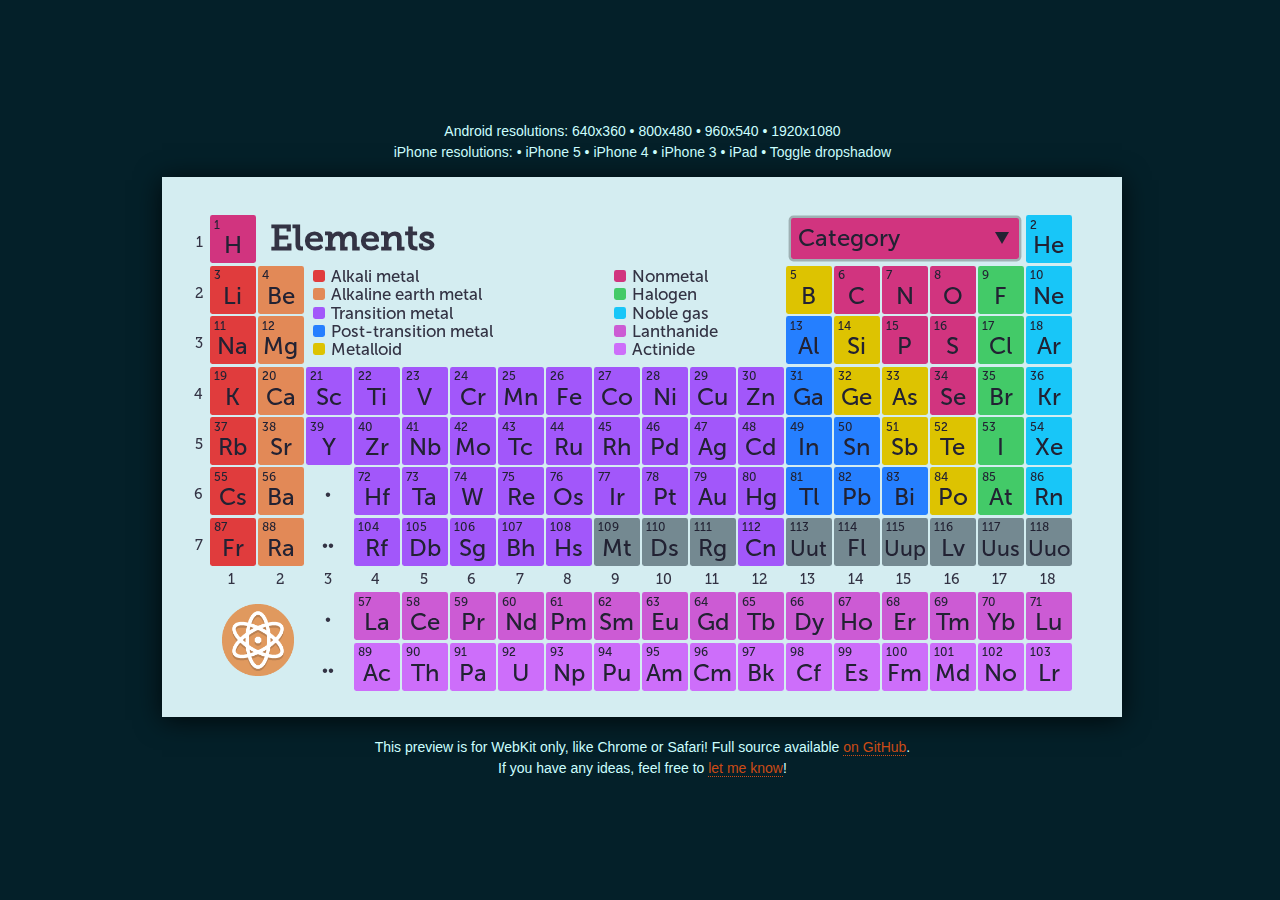
<file: index.html>
﻿<!DOCTYPE html>
<html lang="en">
<head>
	<title>Elements</title>
	<link rel="stylesheet" href="stylesheets/phone.css" type="text/css" media="screen" title="Default" />
	<link rel="shortcut icon" href="favicon.png" />
	<script src="scripts/jquery-2.0.3.min.js" type="text/javascript"></script>
	<script type="text/javascript">
		function switchViewport(width, height)
		{
			$('#viewport').width(width).height(height);
			$('#viewport').attr('src', 'main.html');
		};
	</script>
<!--	<script type="text/javascript">
	  (function(i,s,o,g,r,a,m){i['GoogleAnalyticsObject']=r;i[r]=i[r]||function(){
	  (i[r].q=i[r].q||[]).push(arguments)},i[r].l=1*new Date();a=s.createElement(o),
	  m=s.getElementsByTagName(o)[0];a.async=1;a.src=g;m.parentNode.insertBefore(a,m)
	  })(window,document,'script','//www.google-analytics.com/analytics.js','ga');

	  ga('create', 'UA-42510336-1', 'pixelpimp.net');
	  ga('send', 'pageview');

	</script>-->
</head>
<body>

<div class="align-fix"></div>
<div style="display: inline-block; vertical-align: middle;">
	<div id="navigation">
		Android resolutions: 
		<span onclick="switchViewport(640, 360)">640x360</span>
		<span onclick="switchViewport(800, 480)">800x480</span>
		<span onclick="switchViewport(960, 540)">960x540</span>
		<span onclick="switchViewport(1920, 1080)">1920x1080</span>
		<br />
		iPhone resolutions:
		<span onclick="switchViewport(1136, 640)">iPhone 5</span>
		<span onclick="switchViewport(960, 640)">iPhone 4</span>
		<span onclick="switchViewport(480, 320)">iPhone 3</span>
		<span onclick="switchViewport(1024, 768)">iPad</span>
		<span onclick="$('#viewport').toggleClass('shadowed');">Toggle dropshadow</span>
	</div>
	<iframe id="viewport" class="shadowed" src="main.html"></iframe>
	<div>
		This preview is for WebKit only, like Chrome or Safari!  Full source available <a href="http://github.com/brandoncash/elements/">on GitHub</a>.<br />
		If you have any ideas, feel free to <a href="mailto:brandon@pixelpimp.net">let me know</a>!
	</div>
</div>

</body>
</html>
</file>
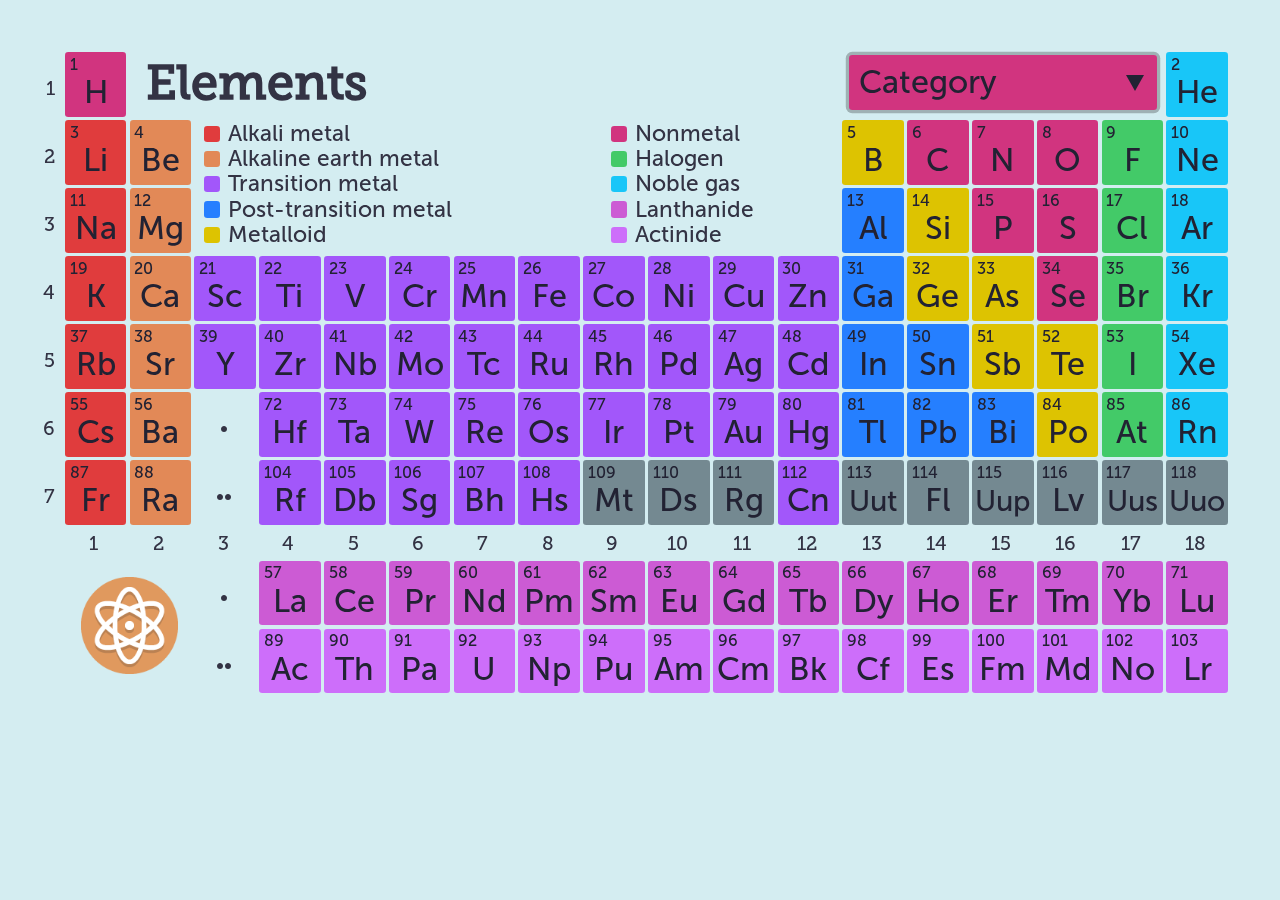
<file: main.html>
﻿<!DOCTYPE html>
<html lang="en">
<head>
	<meta http-equiv="Content-Type" content="text/html; charset=utf-8" />
	<meta name="robots" content="index, follow" />
	<meta name="author" content="Brandon Cash" />
	<meta name="rating" content="General" />
	<meta name="description" content="An interactive guide to the periodic table of the elements." />
	<meta name="keywords" content="" />
	<meta name="HandheldFriendly" content="true" />
	<meta name="viewport" content="width=device-width, initial-scale=1.0, user-scalable=0, minimum-scale=1.0, maximum-scale=1.0">
	<title>elements</title>
	<link rel="shortcut icon" href="favicon.png" />
	<link rel="image_src" href="images/icon_128.png" />
	<link rel="stylesheet" href="stylesheets/styles.css" type="text/css" media="screen" />
	<script src="phonegap.js"></script>
	<script src="scripts/jquery-2.0.3.min.js" type="text/javascript"></script>
	<script src="scripts/jquery.fastclick.js" type="text/javascript"></script>
	<script src="scripts/iscroll.js" type="text/javascript"></script>
	<script src="scripts/jscroll.js" type="text/javascript"></script>
	<script src="scripts/application.js" type="text/javascript"></script>
	<script src="scripts/app-menu.js" type="text/javascript"></script>
	<script src="scripts/elements.js" type="text/javascript"></script>
	<script src="scripts/table.js" type="text/javascript"></script>
	<script src="scripts/inspector.js" type="text/javascript"></script>
	<script src="scripts/bohrmodel.js" type="text/javascript"></script>
	<script src="scripts/temperature-graph.js" type="text/javascript"></script>
	<script src="scripts/discovery-graph.js" type="text/javascript"></script>
	<script src="scripts/atomic-radii-graph.js" type="text/javascript"></script>
</head>
<body>
<div id="application-viewport">

	<section id="loading">
		<div id="loading-title">elements</div>
	</section>

	<section id="table" class="category">
		<!-- This is where the elements will end up -->
		<div id="elements">
			<div id="labels">
				<!-- Labels for groups -->
				<div class="group-1 period-8 spot group-label"><span>1</span></div>
				<div class="group-2 period-8 spot group-label"><span>2</span></div>
				<div class="group-3 period-8 spot group-label"><span>3</span></div>
				<div class="group-4 period-8 spot group-label"><span>4</span></div>
				<div class="group-5 period-8 spot group-label"><span>5</span></div>
				<div class="group-6 period-8 spot group-label"><span>6</span></div>
				<div class="group-7 period-8 spot group-label"><span>7</span></div>
				<div class="group-8 period-8 spot group-label"><span>8</span></div>
				<div class="group-9 period-8 spot group-label"><span>9</span></div>
				<div class="group-10 period-8 spot group-label"><span>10</span></div>
				<div class="group-11 period-8 spot group-label"><span>11</span></div>
				<div class="group-12 period-8 spot group-label"><span>12</span></div>
				<div class="group-13 period-8 spot group-label"><span>13</span></div>
				<div class="group-14 period-8 spot group-label"><span>14</span></div>
				<div class="group-15 period-8 spot group-label"><span>15</span></div>
				<div class="group-16 period-8 spot group-label"><span>16</span></div>
				<div class="group-17 period-8 spot group-label"><span>17</span></div>
				<div class="group-18 period-8 spot group-label"><span>18</span></div>
				<!-- Labels for periods -->
				<div class="group-0 period-1 spot period-label"><span>1</span></div>
				<div class="group-0 period-2 spot period-label"><span>2</span></div>
				<div class="group-0 period-3 spot period-label"><span>3</span></div>
				<div class="group-0 period-4 spot period-label"><span>4</span></div>
				<div class="group-0 period-5 spot period-label"><span>5</span></div>
				<div class="group-0 period-6 spot period-label"><span>6</span></div>
				<div class="group-0 period-7 spot period-label"><span>7</span></div>
				<!-- Symbols indicating the lanthanide and actinide breaks -->
				<div class="group-3 period-6 spot break-label"><span>&bull;</span></div>
				<div class="group-3 period-7 spot break-label"><span>&bull;&bull;</span></div>
				<div class="group-3 period-9 spot break-label"><span>&bull;</span></div>
				<div class="group-3 period-10 spot break-label"><span>&bull;&bull;</span></div>
			</div>
		</div>
		
		<h1 id="title">Elements</h1>

		<!-- Controls for the current table mode -->
		<div id="table-controls">
			<!-- Category mode controls -->
			<div id="controls-category" class="control-box">
				<div class="key left">
					<div class="thumb alkali"></div> <span>Alkali metal</span><br />
					<div class="thumb alkaline"></div> <span>Alkaline earth metal</span><br />
					<div class="thumb transition"></div> <span>Transition metal</span><br />
					<div class="thumb posttransition"></div> <span>Post-transition metal</span><br />
					<div class="thumb metalloids"></div> <span>Metalloid</span><br />
				</div>
				<div class="key right">
					<div class="thumb nonmetals"></div> <span>Nonmetal</span><br />
					<div class="thumb halogens"></div> <span>Halogen</span><br />
					<div class="thumb noble"></div> <span>Noble gas</span><br />
					<div class="thumb lanthanides"></div> <span>Lanthanide</span><br />
					<div class="thumb actinides"></div> <span>Actinide</span><br />
				</div>
			</div>
			<!-- Temperature mode controls -->
			<div id="controls-temperature" class="control-box">
				<div class="key left">
					<div class="thumb unknown"></div> <span>Unknown</span><br />
					<div class="thumb solid"></div> <span>Solid</span><br />
					<div class="thumb liquid"></div> <span>Liquid</span><br />
					<div class="thumb gas"></div> <span>Gas</span><br />
				</div>
				<div id="temperature-graph"></div>
			</div>
			<!-- Discovery mode controls -->
			<div id="controls-discovery" class="control-box">
				<div id="discovered-elements">
					<div id="discovered-elements-number">31</div>
					<div id="discovered-elements-label">/ 118</div>
				</div>
				<div class="key left">
					<div class="thumb undiscovered"></div> <span>Undiscovered</span><br />
					<div class="thumb discovered"></div> <span>Discovered</span><br />
					<div class="thumb unrecorded"></div> <span>Unrecorded</span><br />
					<div class="thumb newlydiscovered"></div> <span>New</span> <span id="discovered-this-year"></span><br />
				</div>
				<div id="discovery-graph"></div>
			</div>
			<!-- Atomic Radii mode controls -->
			<div id="controls-atomic-radii" class="control-box">
				<div id="atomic-radii-graph"></div>
			</div>
			<!-- Electronegativity mode controls -->
			<div id="controls-electronegativity" class="control-box">
				<div class="key left">
					<div class="thumb e0p0"></div> <span>0.0 - 1.0</span><br />
					<div class="thumb e1p0"></div> <span>1.0 - 1.3</span><br />
					<div class="thumb e1p3"></div> <span>1.3 - 1.6</span><br />
					<div class="thumb e1p6"></div> <span>1.6 - 1.9</span><br />
					<div class="thumb e1p9"></div> <span>1.9 - 2.2</span><br />
				</div>
				<div class="key right">
					<div class="thumb e2p2"></div> <span>2.2 - 2.5</span><br />
					<div class="thumb e2p5"></div> <span>2.5 - 2.8</span><br />
					<div class="thumb e2p8"></div> <span>2.8 - 3.1</span><br />
					<div class="thumb e3p1"></div> <span>3.1 +</span><br />
					<div class="thumb unknown"></div> <span>Unknown</span><br />
				</div>
			</div>
		</div>
		<div id="options-temperature" class="number-selector table-view-control">
			<div class="button sub-more">&minus;&minus;</div>
			<div class="button sub">&minus;</div>
			<div class="display">20<sup>&deg; C</sup></div>
			<div class="button add">&plus;</div>
			<div class="button add-more">&plus;&plus;</div>
		</div>
		<div id="options-discovery" class="number-selector table-view-control">
			<div class="button sub-more">&minus;&minus;</div>
			<div class="button sub">&minus;</div>
			<div class="display">1800</div>
			<div class="button add">&plus;</div>
			<div class="button add-more">&plus;&plus;</div>
		</div>
		<div id="atomic-radii-dropdown" class="dropdown table-view-control">
			<div>Empirical</div>
			<div>Calculated</div>
			<div>van der Waals</div>
			<div>Covalent <small>(single bond)</small></div>
			<div>Covalent <small>(triple bond)</small></div>
		</div>
		<div id="table-view-dropdown" class="dropdown">
			<div id="table-view-category" class="active">Category</div>
			<div id="table-view-temperature">Temperature</div>
			<div id="table-view-discovery">Discovered Year</div>
			<div id="table-view-atomic-radii">Atomic Radius</div>
			<div id="table-view-electronegativity">Electronegativity</div>
			<div id="table-view-picture">Picture</div>
		</div>
		<div id="menu-buttons">
			<div id="app-menu-button" class="icon"><img src="images/icons/menu.png" alt="Elements menu" /></div>
		</div>
	</section>

	<!-- The inspector which shows detailed element information -->
	<section id="inspector" class="menu">
		<div class="toolbar">
			<div id="navigator">
				<div id="previous-element" class="element transition">
					<div class="number">23</div>
					<div class="symbol">V</div>
				</div>
				<div id="current-element" class="element transition">
					<div class="number">24</div>
					<div class="symbol">Cr</div>
				</div>
				<div id="next-element" class="element transition">
					<div class="number">25</div>
					<div class="symbol">Mn</div>
				</div>
			</div>
			<div class="title"></div>
			<div id="inspect-button" class="icon active"><img src="images/icons/inspect.png" alt="Inspect" /></div>
			<div id="sources-button" class="icon"><img src="images/icons/sources.png" alt="Sources" /></div>
			<div id="wikipedia-button" class="icon"><img src="images/icons/wikipedia.png" alt="Wikipedia" /></div>
			<div id="close-inspector" class="icon active"><img src="images/icons/close.png" alt="Close" /></div>
		</div>
		<div id="inspect-view" class="page">
			<div class="side"></div>
			<div class="viewport">
				<div class="track">
					<div id="general" data-name="General">
						<div class="content">
							<span id="num-of-protons" class="fixed large"></span> <span id="label-protons-and-electrons">protons &amp; electrons</span><br />
							<span id="num-of-neutrons" class="fixed large"></span> neutrons<br />
							<span id="num-of-electron-shells" class="fixed large"></span> <span id="label-electron-shells">electron shells</span><br />
							<br />
							category<br />
							<span id="category" class="large indent"></span><br />
							<img src="images/elements/chromium.jpg" alt="An image of the element." id="picture" />
						</div>
					</div>
					<div id="physical" data-name="Physical">
						<div class="content">
							<span id="state-at-rt" class="large"></span> at room temperature<br />
							melts at <span id="melting-point" class="large"></span><br />
							boils at <span id="boiling-point" class="large"></span><br /><br />
							density<br />
							<span id="density" class="indent large"></span> g/mL<br /><br />
							electron configuration<br />
							<div id="electron-configuration" class="large indent"></div>
						</div>
					</div>
					<div id="atomic" data-name="Atomic">
						<div class="content">
							atomic weight<br />
							<span id="atomic-weight" class="indent large"></span><br />
							electronegativity (Pauling)<br />
							<span id="electronegativity" class="indent large"></span><br />
							atomic radius<br />
							<span id="atomic-radius" class="indent large"></span><br />
							covalent radius<br />
							<span id="covalent-radius" class="indent large"></span><br />
							ionic radius<br />
							<span id="ionic-radius" class="indent large"></span><br />
						</div>
					</div>
					<div id="thermal" data-name="Thermal">
						<div class="content">
							specific heat (J/g K)<br />
							<span id="specific-heat" class="indent large">14.304</span><br />
							heat of fusion (kJ/mol)<br />
							<span id="heat-of-fusion" class="indent large">0.05868</span><br />
							heat of vaporization (kJ/mol)<br />
							<span id="heat-of-vaporization" class="indent large">0.44936</span><br />
							thermal conductivity (W/(m K))<br />
							<span id="thermal-conductivity" class="indent large">0.1815</span><br />
						</div>
					</div>
					<div id="discovery-info" data-name="Discovery">
						<div class="content">
							discovered by<br />
							<div id="discovered-by" class="indent"></div>
							year <br />
							<div id="year-discovered" class="indent large"></div>
							location<br />
							<div id="country-discovered" class="indent large">United Kingdom</div>
						</div>
					</div>
					<div id="miscellanea" data-name="Miscellanea">
						<div class="content">
							crystal structure<br />
							<div id="crystal-structure" class="large indent"></div>
							uses<br />
							<div id="uses" class="indent large"></div>
							<div id="hydrides-container">
								hydrides
								<div id="hydrides"></div>
							</div>
							<div id="oxides-container">
								oxides
								<div id="oxides"></div>
							</div>
							<div id="chlorides-container">
								chlorides
								<div id="chlorides"></div>
							</div>
						</div>
					</div>
					<div id="abundance" data-name="Abundance">
						<div class="content">
							in Earth's crust<br />
							<span id="in-earths-crust" class="indent large"></span> mg/kg<br />
							in seawater <span id="in-seawater" class="indent large"></span> mg/L
							<div id="abundance2-source-dropdown" class="dropdown">
								<div>CRC Handbook</div>
								<div>Kaye & Laby</div>
							</div>
							<br />
							in humans <span id="in-humans" class="indent large"></span>
							<div id="abundance-source-dropdown" class="dropdown">
								<div>CRC Handbook</div>
								<div>Kaye & Laby</div>
							</div>
							<br />
							source<br />
							<div id="source" class="indent large"></div>
						</div>
					</div>
					<div id="bohr-model" data-name="Bohr Model"></div>
				</div>
			</div>
		</div>
		<div id="sources-view" class="page">

			<!-- Sources for Abundance -->
			<div id="sources-abundance">
				<h2>Sources for Abundance</h2>
				<h3>CRC Handbook</h3>
				<div>
					From these sources in an online version of David R. Lide (ed.), <em>CRC Handbook of Chemistry and Physics, 85th Edition</em>. CRC Press. Boca Raton, Florida (2005). Section 14, Geophysics, Astronomy, and Acoustics; Abundance of Elements in the Earth's Crust and in the Sea:
					<ul>
						<li>R.S. Carmichael (ed.), <em>CRC Practical Handbook of Physical Properties of Rocks and Minerals</em>, CRC Press, Boca Raton, FL, (1989).</li>
						<li>I. Bodek et al., <em>Environmental Inorganic Chemistry</em>, Pergamon Press, New York, (1988).</li>
						<li>A.B. Ronov, A.A. Yaroshevsky, <em>Earth's Crust Geochemistry</em>, in Encyclopedia of Geochemistry and Environmental Sciences, R.W. Fairbridge (ed.), Van Nostrand, New York, (1969).</li>
					</ul>
				</div>
				<div class="indent">
					Estimated abundance of the elements in the continental crust (C1) and in seawater near the surface (W1). The median values of reported measurements are given. Concentrations of the less abundant elements may vary with location by several orders of magnitude.
				</div>

				<h3>Kaye & Laby</h3>
				<div>National Physical Laboratory, Kaye and Laby <em>Tables of Physical & Chemical Constants</em> (2005). Section 3.1.3, Abundances of the elements, B.E.J. Pagel</div>
				<div class="indent">
					Abundances in sea water (W2) and in crustal rocks (C2) from:
					<ul>
						<li>K.K. Turekian (1970) in <em>McGraw-Hill Encyclopedia of Science and Technology</em>, <strong>4</strong>, 627.</li>
					</ul>
				</div>
				<div class="indent">
					For the sun (S1) and the solar system (Y1) from:
					<ul>
						<li>N. Grevesse, E. Anders, J. Waddington (ed.) in <em>Cosmic Abundances of Matter</em>, Amer. Inst. Phys., New York, p. 1. (1988).</li>
					</ul>
				</div>
				<div class="indent">
					Except solar iron abundance from:
					<ul>
						<li>H. Holweger, A. Bard, A. Kock, M. Kock, Astron. Astrophys., <strong>249</strong>, 545. (1991).</li>
					</ul>
				</div>
				<div class="indent">
					Accuracy of the solar abundances varies between &plusmn;10% and a factor of two, values more uncertain than that are marked with "about". The solar system abundances are mainly derived from carbonaceous chondrite meteorites and are assumed generally accurate to &plusmn;10% or better. Solar system abundances based on other sources are marked with asterisks (*).
				</div>

				<h3>Greenwood</h3>
				<div>A. Earnshaw, N. Greenwood, <em>Chemistry of the Elements</em>, 2nd edition, Butterworth-Heinemann, (1997). ISBN 0-7506-3365-4 Appendix 4, Abundance of Elements in Crustal Rocks.</div>
				<div class="indent">
					From this source with some modifications and additions of later data:
					<ul>
						<li>W.S. Fyfe, <em>Geochemistry</em>, Oxford University Press, (1974).</li>
					</ul>
				</div>
				<div class="indent">
					Further referring to:
					<ul>
						<li>C.K. Jorgensen, <em>Comments Astrophys</em>. 17, 49–101 (1993).</li>
					</ul>
				</div>
				<div class="indent">
					Values are subject to various geological assumptions but assumed acceptable as an indication of elemental abundance in crustal rocks (C3).
				</div>

				<h3>Ahrens</h3>
				<div>Thomas J. Ahrens (ed.), <em>Global Earth Physics : A Handbook of Physical Constants</em>, American Geophysical Union (1995). ISBN 0-87590-851-9 Composition of the Solar System, Planets, Meteorites, and Major Terrestrial Reservoirs, Horton E. Newsom. Tables 1, 14, 15.</div>
				<div class="indent">
					Bulk continental crust (C4) and upper continental crust (U1) from:
					<ul>
						<li>S.R. Taylor, S.M. McLennan, <em>The continental crust: Its composition and evolution</em>, Blackwell Sci. Publ., Oxford, 330 pp. (1985).</li>
					</ul>
				</div>
				<div class="indent">
					Upper continental crust (U2) from:
					<ul>
						<li>D.M. Shaw, J. Dostal, R.R. Keays, <em>Additional estimates of continental surface Precambrian shield composition in Canada</em>, Geochim. Cosmochim. Acta, 40, 73–83, (1976).</li>
					</ul>
				</div>
				<div class="indent">
					Bulk continental crust (C5) from:
					<ul>
						<li>H. Wänke, G. Dreibus, E. Jagoutz, <em>Mantle chemistry and accretion history of the Earth</em>, in Archean Geochemistry, A. Kröner, G.N. Hanson, A.M. Goodwin (eds.), pp. l-24, Springer-Verlag, Berlin, (1984).</li>
					</ul>
				</div>
				<div class="indent">
					Bulk continental crust (C6) from:
					<ul>
						<li>B.L. Weaver, J. Tamey, <em>Major and trace element composition of the continental lithosphere</em>, in Physics and Chemistry of the Earth, 15, H.N. Pollack, V.R. Murthy (eds.) pp. 39–68, Pergamon, Oxford, (1984).</li>
					</ul>
				</div>
				<div class="indent">
					Solar system (Y2) from:
					<ul>
						<li>E. Anders, N. Grevesse, <em>Abundances of the elements: Meteoritic and solar</em>, Geochim. Cosmochim. Acta, 53, 197–214, (1989). doi:10.1016/0016-7037(89)90286-X</li>
					</ul>
				</div>
			</div>
			<!-- End sources for Abundance -->

		</div>
		<div id="wikipedia-view" class="page">
			<iframe id="wikipedia-portal"></iframe>
		</div>
	</section>

	<section id="app-menu" class="menu">
		<div class="toolbar">
			<div class="title"></div>
			<div id="close-app-menu" class="icon"><img src="images/icons/close.png" alt="Close" /></div>
		</div>
		<div class="page">
			<div class="side"></div>
			<div class="viewport">
				<div class="track">
					<div id="about" data-name="About">
						<div class="content">
							<h1>About Elements</h1>
							Lorem ipsum dolor sit amet consectitur adipscing elit
						</div>
					</div>
					<div id="exit" data-name="Exit">
						<div class="content">
							Are you sure you want to exit Elements?
							<div>
								<button>Yes</button> <button>No</button>
							</div>
						</div>
					</div>
				</div>
			</div>
		</div>
	</section>

</div>
</body>
</html>
</file>
<file: stylesheets/phone.css>
﻿html, body {
	height: 100%;
}
body {
	margin: 0;
	padding: 0px;
	line-height: 1.5em;
	font-size: 14px;
	font-family: "Lucida Sans", Helvetica, Arial, Sans;
	background-color: #042029;
	color: #cff;
	text-align: center;
}
a {
	color: #cb4b16;
	text-decoration: none;
	border-bottom: 1px dotted #cb4b16;
}

.align-fix {
	display: inline-block;
	width: 1px;
	height: 100%;
	vertical-align: middle;
}
iframe {
	display: inline-block;
	overflow: hidden;
	border: 0;
	margin: 1em 0;
	width: 960px;
	height: 540px;
}
iframe.shadowed {
	box-shadow: 0 3px 25px rgba(0, 0, 0, 0.75);
}
#navigation span {
	cursor: pointer;
}
#navigation span:not(:first-child):before {
	content: "\2022  ";
}
</file>
<file: stylesheets/styles.css>
﻿@import url("types.css");
@import url("main.css");

@import url("loading.css");
@import url("table.css");
@import url("menu.css");
@import url("inspector.css");

html {
	font-size: 18pt;
}

@media screen and (min-height: 240px) and (max-height: 319px) {
	body {
		font-size: 34%;
	}
}
@media screen and (min-height: 320px) and (max-height: 359px) {
	body {
		font-size: 55%;
	}
}
@media screen and (min-height: 360px) and (max-height: 399px) {
	body {
		font-size: 65%;
	}
}
@media screen and (min-height: 400px) and (max-height: 479px) {
	body {
		font-size: 70%;
	}
}
@media screen and (min-height: 480px) and (max-height: 519px) {
	body {
		font-size: 84%;
	}
}
@media screen and (min-height: 520px) and (max-height: 599px) {
	body {
		font-size: 100%;
	}
}
@media screen and (min-height: 600px) and (max-height: 719px) {
	body {
		font-size: 117%;
	}
}
@media screen and (min-height: 720px) {
	body {
		font-size: 135%;
	}
}

@media screen and (max-width: 36em) {
	#application-viewport {
		font-size: 100%;
	}
}
@media screen and (max-width: 30em) {
	#application-viewport {
		font-size: 90%;
	}
}
@media screen and (max-width: 24em) {
	#application-viewport {
		font-size: 80%;
	}
}
@media screen and (max-width: 18em) {
	#application-viewport {
		font-size: 60%;
	}
}
</file>
